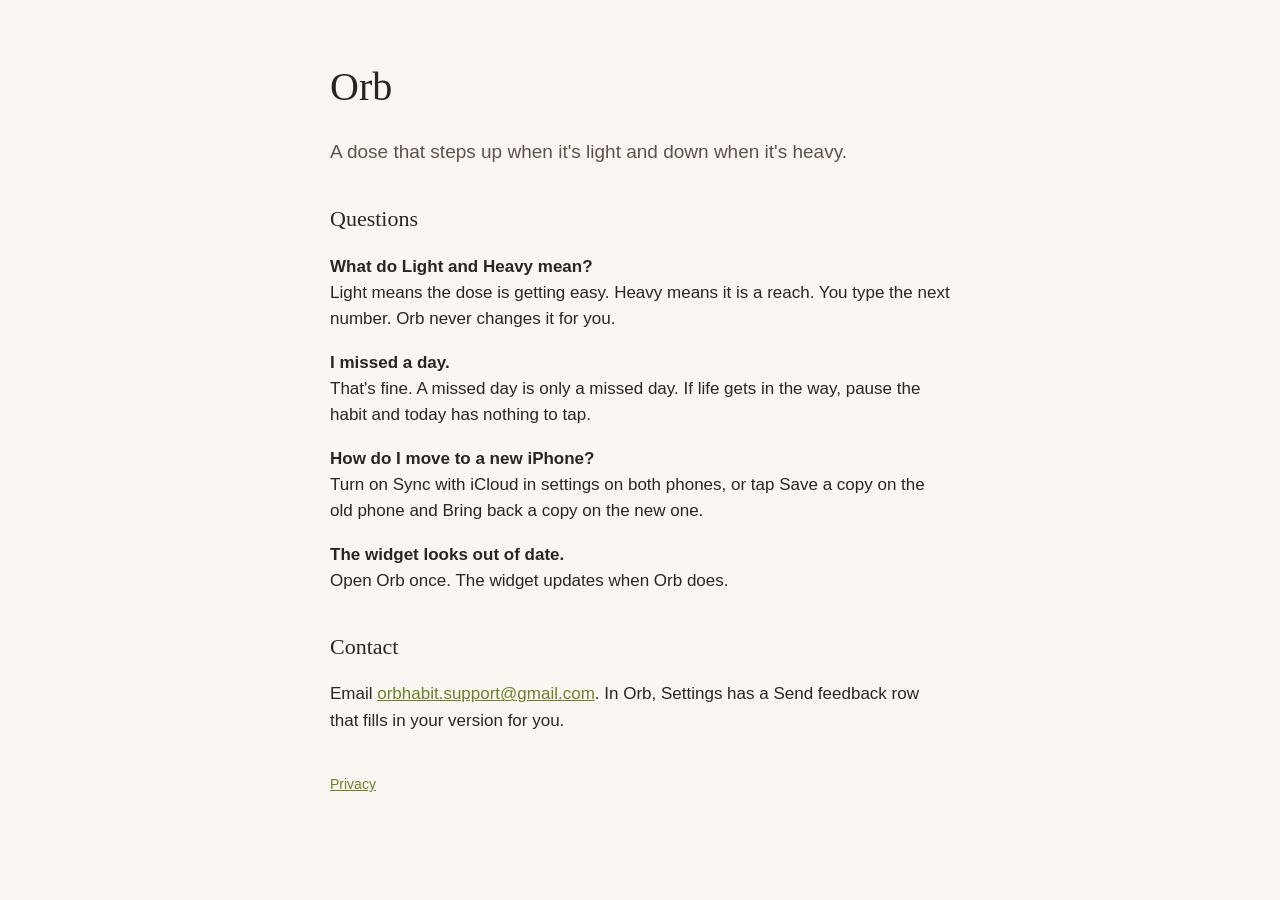
<file: index.html>
<!doctype html>
<html lang="en">
<head>
<meta charset="utf-8">
<meta name="viewport" content="width=device-width, initial-scale=1">
<title>Orb · Support</title>
<link rel="stylesheet" href="style.css">
</head>
<body>
<main>
<h1>Orb</h1>
<p class="lede">A dose that steps up when it's light and down when it's heavy.</p>

<h2>Questions</h2>
<p><strong>What do Light and Heavy mean?</strong><br>Light means the dose is getting easy. Heavy means it is a reach. You type the next number. Orb never changes it for you.</p>
<p><strong>I missed a day.</strong><br>That's fine. A missed day is only a missed day. If life gets in the way, pause the habit and today has nothing to tap.</p>
<p><strong>How do I move to a new iPhone?</strong><br>Turn on Sync with iCloud in settings on both phones, or tap Save a copy on the old phone and Bring back a copy on the new one.</p>
<p><strong>The widget looks out of date.</strong><br>Open Orb once. The widget updates when Orb does.</p>

<h2>Contact</h2>
<p>Email <a href="mailto:orbhabit.support@gmail.com">orbhabit.support@gmail.com</a>. In Orb, Settings has a Send feedback row that fills in your version for you.</p>

<p class="small"><a href="privacy.html">Privacy</a></p>
</main>
</body>
</html>
</file>
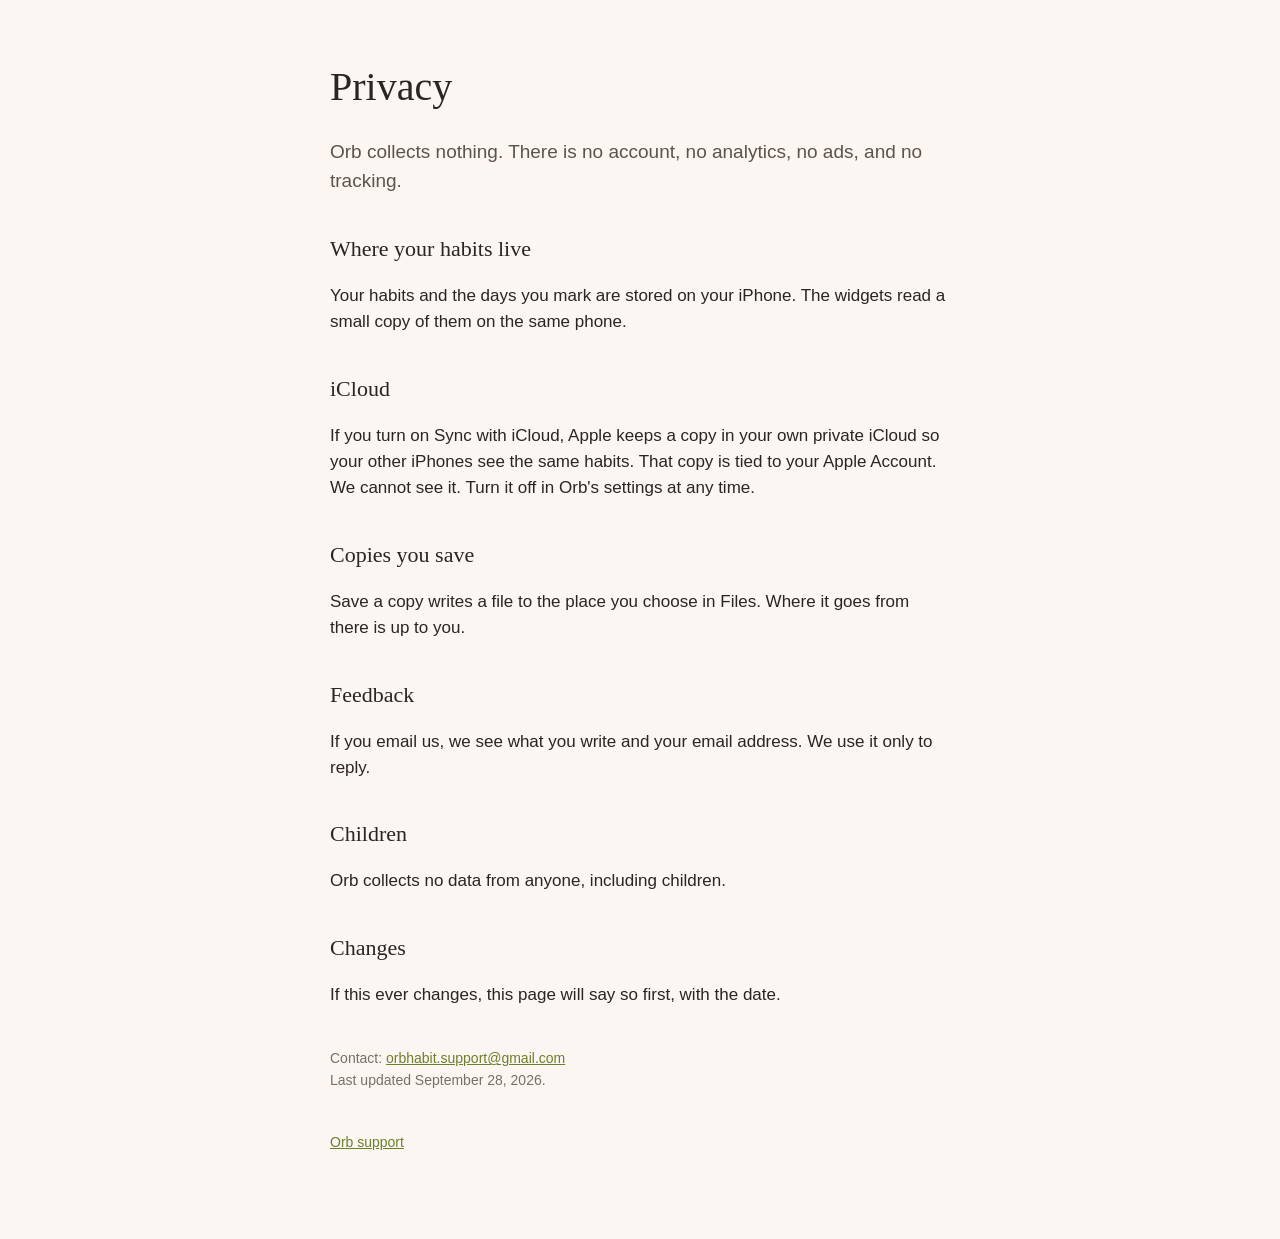
<file: privacy.html>
<!doctype html>
<html lang="en">
<head>
<meta charset="utf-8">
<meta name="viewport" content="width=device-width, initial-scale=1">
<title>Orb · Privacy</title>
<link rel="stylesheet" href="style.css">
</head>
<body>
<main>
<h1>Privacy</h1>
<p class="lede">Orb collects nothing. There is no account, no analytics, no ads, and no tracking.</p>

<h2>Where your habits live</h2>
<p>Your habits and the days you mark are stored on your iPhone. The widgets read a small copy of them on the same phone.</p>

<h2>iCloud</h2>
<p>If you turn on Sync with iCloud, Apple keeps a copy in your own private iCloud so your other iPhones see the same habits. That copy is tied to your Apple Account. We cannot see it. Turn it off in Orb's settings at any time.</p>

<h2>Copies you save</h2>
<p>Save a copy writes a file to the place you choose in Files. Where it goes from there is up to you.</p>

<h2>Feedback</h2>
<p>If you email us, we see what you write and your email address. We use it only to reply.</p>

<h2>Children</h2>
<p>Orb collects no data from anyone, including children.</p>

<h2>Changes</h2>
<p>If this ever changes, this page will say so first, with the date.</p>

<p class="small">Contact: <a href="mailto:orbhabit.support@gmail.com">orbhabit.support@gmail.com</a><br>Last updated September 28, 2026.</p>
<p class="small"><a href="index.html">Orb support</a></p>
</main>
</body>
</html>
</file>
<file: style.css>
:root { color-scheme: light; }
body {
  margin: 0;
  background: #fbf6f2;
  color: #2b2522;
  font: 17px/1.55 -apple-system, BlinkMacSystemFont, "Helvetica Neue", sans-serif;
}
main { max-width: 620px; margin: 0 auto; padding: 56px 24px 72px; }
h1, h2 { font-family: "New York", ui-serif, Georgia, serif; font-weight: 500; }
h1 { font-size: 40px; margin: 0 0 8px; }
h2 { font-size: 22px; margin: 36px 0 8px; }
.lede { font-size: 19px; color: #5d534d; }
.small { font-size: 14px; color: #7a6f68; margin-top: 40px; }
a { color: #6d7f2a; }
</file>
